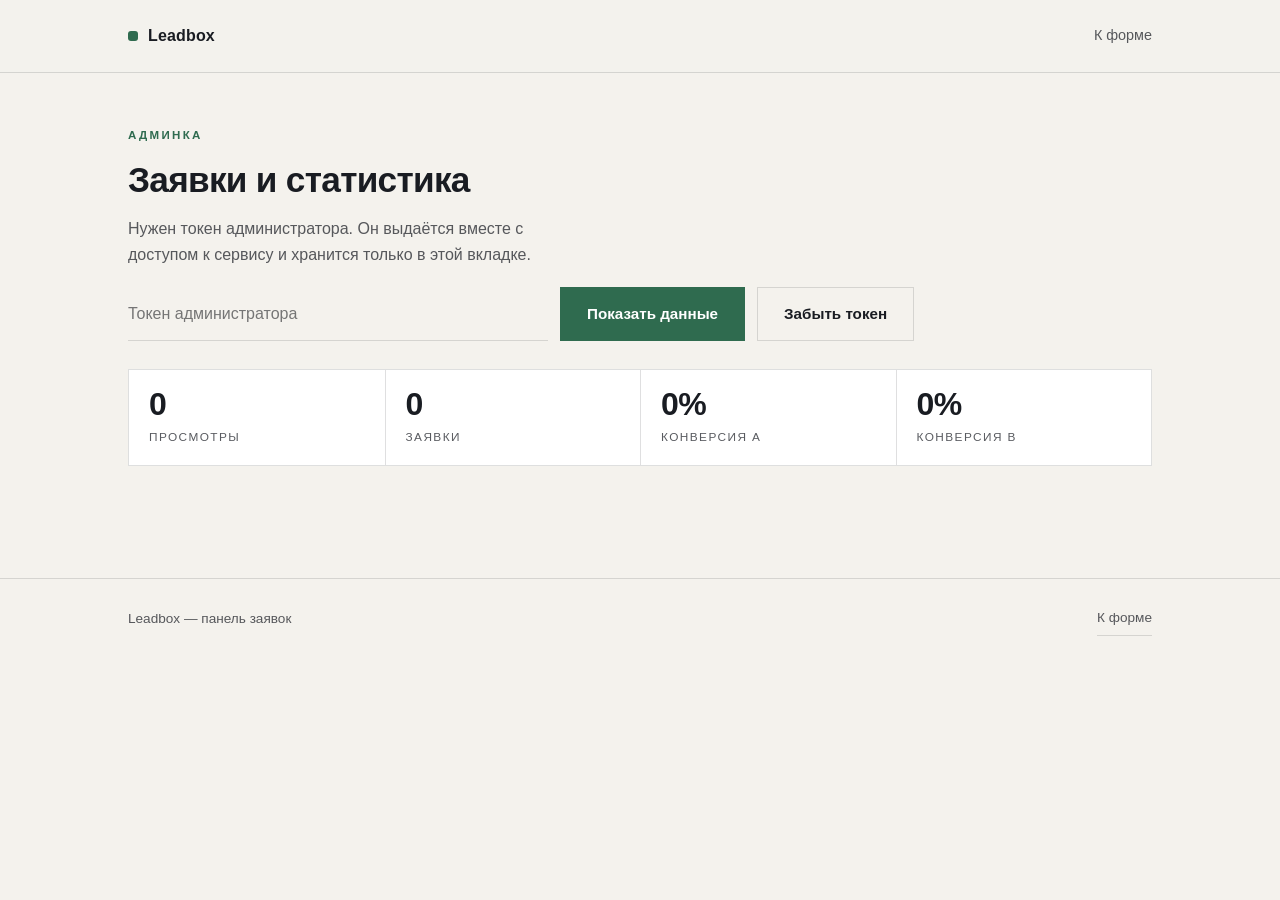
<file: app/static/admin.html>
<!DOCTYPE html>
<html lang="ru">
<head>
<meta charset="utf-8">
<meta name="viewport" content="width=device-width, initial-scale=1">
<title>Leadbox — админка</title>
<meta name="robots" content="noindex">
<link rel="icon" href="data:image/svg+xml,%3Csvg xmlns='http://www.w3.org/2000/svg' viewBox='0 0 32 32'%3E%3Crect width='32' height='32' rx='7' fill='%23191c22'/%3E%3Ctext x='16' y='22' font-family='Arial' font-size='13' font-weight='bold' fill='%23a8d5b5' text-anchor='middle'%3ELB%3C/text%3E%3C/svg%3E">
<link rel="stylesheet" href="style.css">
</head>
<body>
<header class="top">
  <div class="wrap top__in">
    <a class="brand" href="/"><i aria-hidden="true"></i>Leadbox</a>
    <nav class="top__nav"><a href="/">К форме</a></nav>
  </div>
</header>

<main class="admin">
  <div class="wrap">
    <span class="label">Админка</span>
    <h1>Заявки и статистика</h1>
    <p class="lead">Нужен токен администратора. Он выдаётся вместе с доступом к сервису и хранится только в этой вкладке.</p>

    <div class="token-row">
      <input id="token" type="password" placeholder="Токен администратора" aria-label="Токен администратора" autocomplete="off">
      <button class="btn" id="load" type="button">Показать данные</button>
      <button class="btn btn--ghost" id="logout" type="button">Забыть токен</button>
    </div>
    <p class="form__err" id="admin-error" role="alert"></p>

    <div class="cards" id="cards" hidden>
      <div class="stat"><b id="c-views">0</b><span>просмотры</span></div>
      <div class="stat"><b id="c-leads">0</b><span>заявки</span></div>
      <div class="stat"><b id="c-a">0%</b><span>конверсия A</span></div>
      <div class="stat"><b id="c-b">0%</b><span>конверсия B</span></div>
    </div>

    <div class="table-wrap" id="table-wrap" hidden>
      <table>
        <thead>
          <tr><th>№</th><th>Когда</th><th>Имя</th><th>Контакт</th><th>Сообщение</th><th>Метка</th><th>Вариант</th><th></th></tr>
        </thead>
        <tbody id="rows"></tbody>
      </table>
      <p class="empty" id="empty" hidden>Заявок пока нет.</p>
    </div>
  </div>
</main>

<footer class="foot">
  <div class="wrap foot__in"><span>Leadbox — панель заявок</span><a href="/">К форме</a></div>
</footer>

<script>
(function () {
  var input = document.getElementById('token');
  var err = document.getElementById('admin-error');
  var saved = sessionStorage.getItem('lb_token') || '';
  if (saved) input.value = saved;

  function esc(value) {
    return String(value == null ? '' : value)
      .replace(/&/g, '&amp;').replace(/</g, '&lt;').replace(/>/g, '&gt;')
      .replace(/"/g, '&quot;').replace(/'/g, '&#39;');
  }

  function headers() {
    return { Authorization: 'Bearer ' + input.value.trim() };
  }

  function load() {
    err.textContent = '';
    var token = input.value.trim();
    if (!token) { err.textContent = 'Введите токен.'; return; }
    sessionStorage.setItem('lb_token', token);

    fetch('/api/stats', { headers: headers() }).then(function (r) {
      if (r.status === 401 || r.status === 403) { throw new Error('Токен не подошёл.'); }
      return r.json();
    }).then(function (data) {
      document.getElementById('cards').hidden = false;
      document.getElementById('c-views').textContent = (data.views.A || 0) + (data.views.B || 0);
      document.getElementById('c-leads').textContent = data.total_leads;
      document.getElementById('c-a').textContent = String(data.conversion.A || 0).replace('.', ',') + '%';
      document.getElementById('c-b').textContent = String(data.conversion.B || 0).replace('.', ',') + '%';
    }).catch(function (e) { err.textContent = e.message || 'Не удалось загрузить статистику.'; });

    fetch('/api/leads?limit=100', { headers: headers() }).then(function (r) {
      if (r.status === 401 || r.status === 403) { throw new Error('Токен не подошёл.'); }
      return r.json();
    }).then(function (data) {
      var tbody = document.getElementById('rows');
      var wrap = document.getElementById('table-wrap');
      var empty = document.getElementById('empty');
      wrap.hidden = false;
      tbody.innerHTML = '';
      empty.hidden = data.items.length > 0;
      data.items.forEach(function (item) {
        var tr = document.createElement('tr');
        var when = item.created_at ? item.created_at.replace('T', ' ').replace('+00:00', '') : '';
        tr.innerHTML =
          '<td>' + esc(item.id) + '</td>' +
          '<td>' + esc(when) + '</td>' +
          '<td>' + esc(item.name) + '</td>' +
          '<td><span class="type">' + esc(item.contact_type) + '</span><br>' + esc(item.contact) + '</td>' +
          '<td>' + esc(item.message || '—') + '</td>' +
          '<td>' + esc([item.utm_source, item.utm_campaign].filter(Boolean).join(' / ') || '—') + '</td>' +
          '<td>' + esc(item.variant) + '</td>' +
          '<td><button class="del" type="button" data-id="' + esc(item.id) + '">удалить</button></td>';
        tbody.appendChild(tr);
      });
    }).catch(function (e) { err.textContent = e.message || 'Не удалось загрузить заявки.'; });
  }

  document.getElementById('load').addEventListener('click', load);
  document.getElementById('logout').addEventListener('click', function () {
    sessionStorage.removeItem('lb_token');
    input.value = '';
    document.getElementById('cards').hidden = true;
    document.getElementById('table-wrap').hidden = true;
    err.textContent = '';
  });
  input.addEventListener('keydown', function (e) { if (e.key === 'Enter') load(); });

  document.getElementById('rows').addEventListener('click', function (e) {
    var btn = e.target.closest('.del');
    if (!btn) return;
    fetch('/api/leads/' + btn.getAttribute('data-id'), { method: 'DELETE', headers: headers() })
      .then(function (r) { if (!r.ok) throw new Error('Не удалось удалить'); load(); })
      .catch(function (e) { err.textContent = e.message; });
  });

  if (saved) load();
})();
</script>
</body>
</html>
</file>
<file: app/static/style.css>
:root{
  --bg:#f4f2ed;
  --card:#fff;
  --ink:#191c22;
  --ink-70:rgba(25,28,34,.72);
  --ink-55:rgba(25,28,34,.72);
  --line:rgba(25,28,34,.14);
  --accent:#2f6b4f;
  --accent-soft:#e7f0ea;
  --danger:#a8412a;
  --dark:#14171c;
}
*{box-sizing:border-box}
body{
  margin:0;background:var(--bg);color:var(--ink);
  font:400 16px/1.6 -apple-system,BlinkMacSystemFont,"Segoe UI",Roboto,"Helvetica Neue",Arial,sans-serif;
  -webkit-font-smoothing:antialiased;
}
a{color:inherit}
.wrap{max-width:1120px;margin:0 auto;padding:0 clamp(20px,4vw,48px)}
.skip{position:fixed;left:16px;top:16px;z-index:50;padding:10px 16px;background:var(--dark);color:#fff;
  text-decoration:none;transform:translateY(-240%);transition:transform .2s}
.skip:focus{transform:none}
:focus-visible{outline:2px solid var(--accent);outline-offset:3px}

.top{border-bottom:1px solid var(--line);background:rgba(244,242,237,.92);position:sticky;top:0;z-index:10}
.top__in{display:flex;align-items:center;gap:24px;padding-top:16px;padding-bottom:16px}
.brand{display:flex;align-items:center;gap:10px;font-weight:700;letter-spacing:.01em;text-decoration:none}
.brand i{width:10px;height:10px;border-radius:3px;background:var(--accent)}
.top__nav{margin-left:auto;display:flex;gap:22px}
.top__nav a{font-size:.9rem;text-decoration:none;color:var(--ink-70);padding:8px 0;border-bottom:1px solid transparent}
.top__nav a:hover{color:var(--ink);border-bottom-color:var(--accent)}

.label{display:inline-block;font-size:.72rem;letter-spacing:.2em;text-transform:uppercase;color:var(--accent);font-weight:700}
h1{margin:14px 0 0;font-size:clamp(1.9rem,4.2vw,3rem);line-height:1.06;letter-spacing:-.02em}
.lead{margin:18px 0 0;color:var(--ink-70);max-width:52ch}
.muted{color:var(--ink-55);font-weight:400}

.hero{padding:clamp(36px,5vw,64px) 0 clamp(30px,4vw,48px)}
.hero__grid{display:grid;grid-template-columns:minmax(0,1.15fr) minmax(0,.85fr);gap:clamp(28px,4vw,56px);align-items:start}

.card{background:var(--card);border:1px solid var(--line);padding:clamp(20px,2.6vw,32px);margin-top:28px}
.field{margin-bottom:18px}
label{display:block;font-size:.78rem;letter-spacing:.14em;text-transform:uppercase;color:var(--ink-55);margin-bottom:8px}
input,textarea{
  width:100%;padding:13px 0;font:inherit;background:transparent;color:var(--ink);
  border:0;border-bottom:1px solid var(--line);border-radius:0;transition:border-color .25s,box-shadow .25s;
}
input:focus,textarea:focus{outline:none;border-bottom-color:var(--accent);box-shadow:0 0 0 3px rgba(47,107,79,.16)}
textarea{resize:vertical;min-height:76px}
input.is-error,textarea.is-error{border-bottom-color:var(--danger);box-shadow:0 0 0 2px rgba(168,65,42,.18)}
.field__hint{margin:8px 0 0;font-size:.8rem;color:var(--ink-55)}
.field__err{margin:8px 0 0;font-size:.86rem;color:var(--danger);min-height:0}
.field__err:empty{display:none}

.btn{
  display:inline-flex;align-items:center;justify-content:center;gap:10px;
  padding:14px 26px;border:1px solid var(--accent);background:var(--accent);color:#fff;
  font:inherit;font-weight:600;font-size:.95rem;cursor:pointer;transition:transform .15s,background .2s;
}
.btn:hover{transform:translateY(-1px)}
.btn:disabled{opacity:.6;cursor:progress;transform:none}
.btn--ghost{background:transparent;color:var(--ink);border-color:var(--line)}
.btn--ghost:hover{border-color:var(--ink)}

.form__ok{display:none;margin:16px 0 0;padding:14px 16px;background:var(--accent-soft);border-left:3px solid var(--accent);font-size:.94rem}
.form__ok.is-on{display:block}
.form__err{margin:14px 0 0;font-size:.9rem;color:var(--danger)}
.form__err:empty{display:none}
.fineprint{margin:16px 0 0;font-size:.78rem;color:var(--ink-55);max-width:48ch}

.side{display:grid;gap:18px}
.side__block{border:1px solid var(--line);padding:22px 24px;background:var(--card)}
.side__block--dark{background:var(--dark);color:#fff;border-color:var(--dark)}
.side__block--dark .label{color:#a8d5b5}
.side__block--dark p{color:rgba(255,255,255,.78);margin:12px 0 0;font-size:.94rem}
.list{margin:14px 0 0;padding:0;list-style:none;display:grid;gap:12px}
.list li{font-size:.92rem;color:var(--ink-70);padding-left:16px;position:relative}
.list li::before{content:"";position:absolute;left:0;top:9px;width:6px;height:6px;border-radius:50%;background:var(--accent)}
.list b{color:var(--ink)}
.side__link{display:inline-block;margin-top:16px;color:#fff;font-size:.92rem;font-weight:600;
  text-decoration:none;border-bottom:1px solid rgba(255,255,255,.4);padding-bottom:2px}

.band{border-top:1px solid var(--line);border-bottom:1px solid var(--line)}
.band__in{display:grid;grid-template-columns:repeat(4,1fr);padding:22px clamp(20px,4vw,48px)}
.stat{padding:0 clamp(12px,2vw,24px);border-left:1px solid var(--line)}
.stat:first-child{border-left:0;padding-left:0}
.stat b{display:block;font-size:clamp(1.4rem,2.6vw,2rem);line-height:1;letter-spacing:-.02em}
.stat span{display:block;margin-top:8px;font-size:.74rem;letter-spacing:.12em;text-transform:uppercase;color:var(--ink-55)}

.foot{border-top:1px solid var(--line);margin-top:clamp(40px,5vw,72px);padding:22px 0 40px;font-size:.85rem;color:var(--ink-55)}
.foot__in{display:flex;flex-wrap:wrap;gap:12px 26px;justify-content:space-between;align-items:center}
.foot a{display:inline-block;padding-top:6px;padding-bottom:6px;text-decoration:none;border-bottom:1px solid var(--line)}

/* админка */
.admin{padding:clamp(28px,4vw,48px) 0}
.admin h1{font-size:clamp(1.5rem,3vw,2.2rem)}
.token-row{display:flex;gap:12px;flex-wrap:wrap;margin-top:20px}
.token-row input{flex:1 1 260px;max-width:420px}
.cards{display:grid;grid-template-columns:repeat(4,1fr);gap:0;border:1px solid var(--line);margin-top:28px;background:var(--card)}
.cards .stat{padding:18px 20px}
.table-wrap{margin-top:24px;overflow-x:auto;border:1px solid var(--line);background:var(--card)}
table{width:100%;border-collapse:collapse;font-size:.9rem;min-width:720px}
th,td{text-align:left;padding:12px 14px;border-bottom:1px solid var(--line);vertical-align:top}
th{font-size:.72rem;letter-spacing:.12em;text-transform:uppercase;color:var(--ink-55);font-weight:600}
td .type{display:inline-block;font-size:.72rem;padding:2px 8px;border:1px solid var(--line);border-radius:999px;color:var(--ink-70)}
td .del{border:0;background:none;color:var(--danger);cursor:pointer;font:inherit;font-size:.84rem;padding:6px 4px}
td .del:hover{text-decoration:underline}
.empty{padding:26px;color:var(--ink-55);font-size:.92rem}

@media (max-width:900px){
  .hero__grid{grid-template-columns:1fr}
  .cards{grid-template-columns:1fr 1fr}
  .cards .stat:nth-child(odd){border-left:0;padding-left:20px}
  .band__in{grid-template-columns:1fr 1fr;gap:18px 0}
  .stat:nth-child(3){border-left:0;padding-left:0}
}
@media (max-width:600px){
  .band__in{grid-template-columns:1fr}
  .stat{border-left:0;padding-left:0;border-top:1px solid var(--line);padding-top:16px}
  .stat:first-child{border-top:0;padding-top:0}
  .cards{grid-template-columns:1fr}
  .cards .stat{border-left:0}
  .top__nav a{padding-top:12px;padding-bottom:12px}
  .btn{width:100%}
  .token-row .btn{width:auto}
}
@media (prefers-reduced-motion:reduce){
  .btn:hover{transform:none}
  .skip{transition:none}
}
</file>
